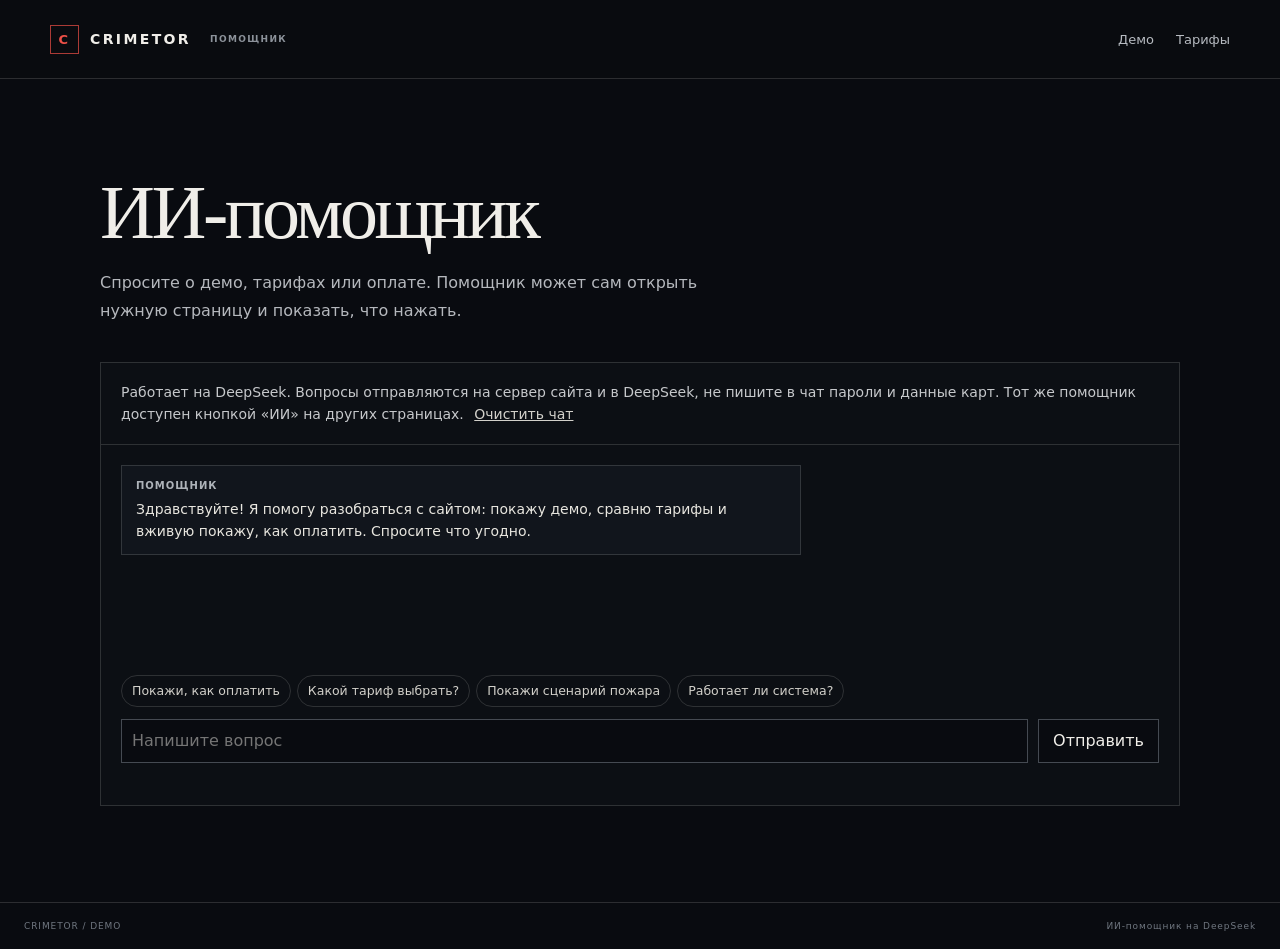
<file: landing/assistant.html>
<!doctype html>
<html lang="ru">
<head>
  <meta charset="utf-8">
  <meta name="viewport" content="width=device-width, initial-scale=1">
  <meta name="theme-color" content="#090b10">
  <meta name="description" content="ИИ-помощник Crimetor: навигация по сайту, тарифы и пошаговый показ оплаты.">
  <title>ИИ-помощник Crimetor</title>
  <link rel="stylesheet" href="./site.css">
  <link rel="stylesheet" href="./transitions.css">
  <link rel="stylesheet" href="./assistant-widget.css">
</head>
<body>
  <header class="site-header">
    <div class="site-header-inner">
      <a class="brand" href="./index.html" aria-label="Crimetor, к демонстрации">
        <span class="brand-mark" aria-hidden="true">C</span>
        <span>CRIMETOR</span>
        <span class="brand-note">ПОМОЩНИК</span>
      </a>
      <nav class="site-nav" aria-label="Главная навигация">
        <a href="./index.html">Демо</a>
        <a href="./pricing.html">Тарифы</a>
      </nav>
    </div>
  </header>

  <main class="page-shell assistant-page">
    <section class="page-hero" aria-labelledby="page-title">
      <h1 class="page-title" id="page-title">ИИ-помощник</h1>
      <p class="page-lede">Спросите о демо, тарифах или оплате. Помощник может сам открыть нужную страницу и показать, что нажать.</p>
    </section>

    <section class="chat-card" aria-label="Чат с ИИ-помощником">
      <p class="chat-intro">Работает на DeepSeek. Вопросы отправляются на сервер сайта и в DeepSeek, не пишите в чат пароли и данные карт. Тот же помощник доступен кнопкой «ИИ» на других страницах. <button class="chat-clear" id="chat-clear" type="button">Очистить чат</button></p>
      <div class="chat-log" id="chat-log" role="log" aria-live="polite" aria-relevant="additions text"></div>
      <div class="chat-chips" id="chat-chips"></div>
      <form class="chat-form" id="chat-form">
        <label class="visually-hidden" for="chat-question">Ваш вопрос</label>
        <input id="chat-question" type="text" maxlength="1000" autocomplete="off" placeholder="Напишите вопрос" required>
        <button type="submit">Отправить</button>
      </form>
      <p class="chat-status" id="chat-status" role="status" aria-live="polite"></p>
    </section>
  </main>

  <footer class="footer-line"><span>CRIMETOR / DEMO</span><span>ИИ-помощник на DeepSeek</span></footer>

  <script defer src="./assistant-widget.js"></script>
</body>
</html>
</file>
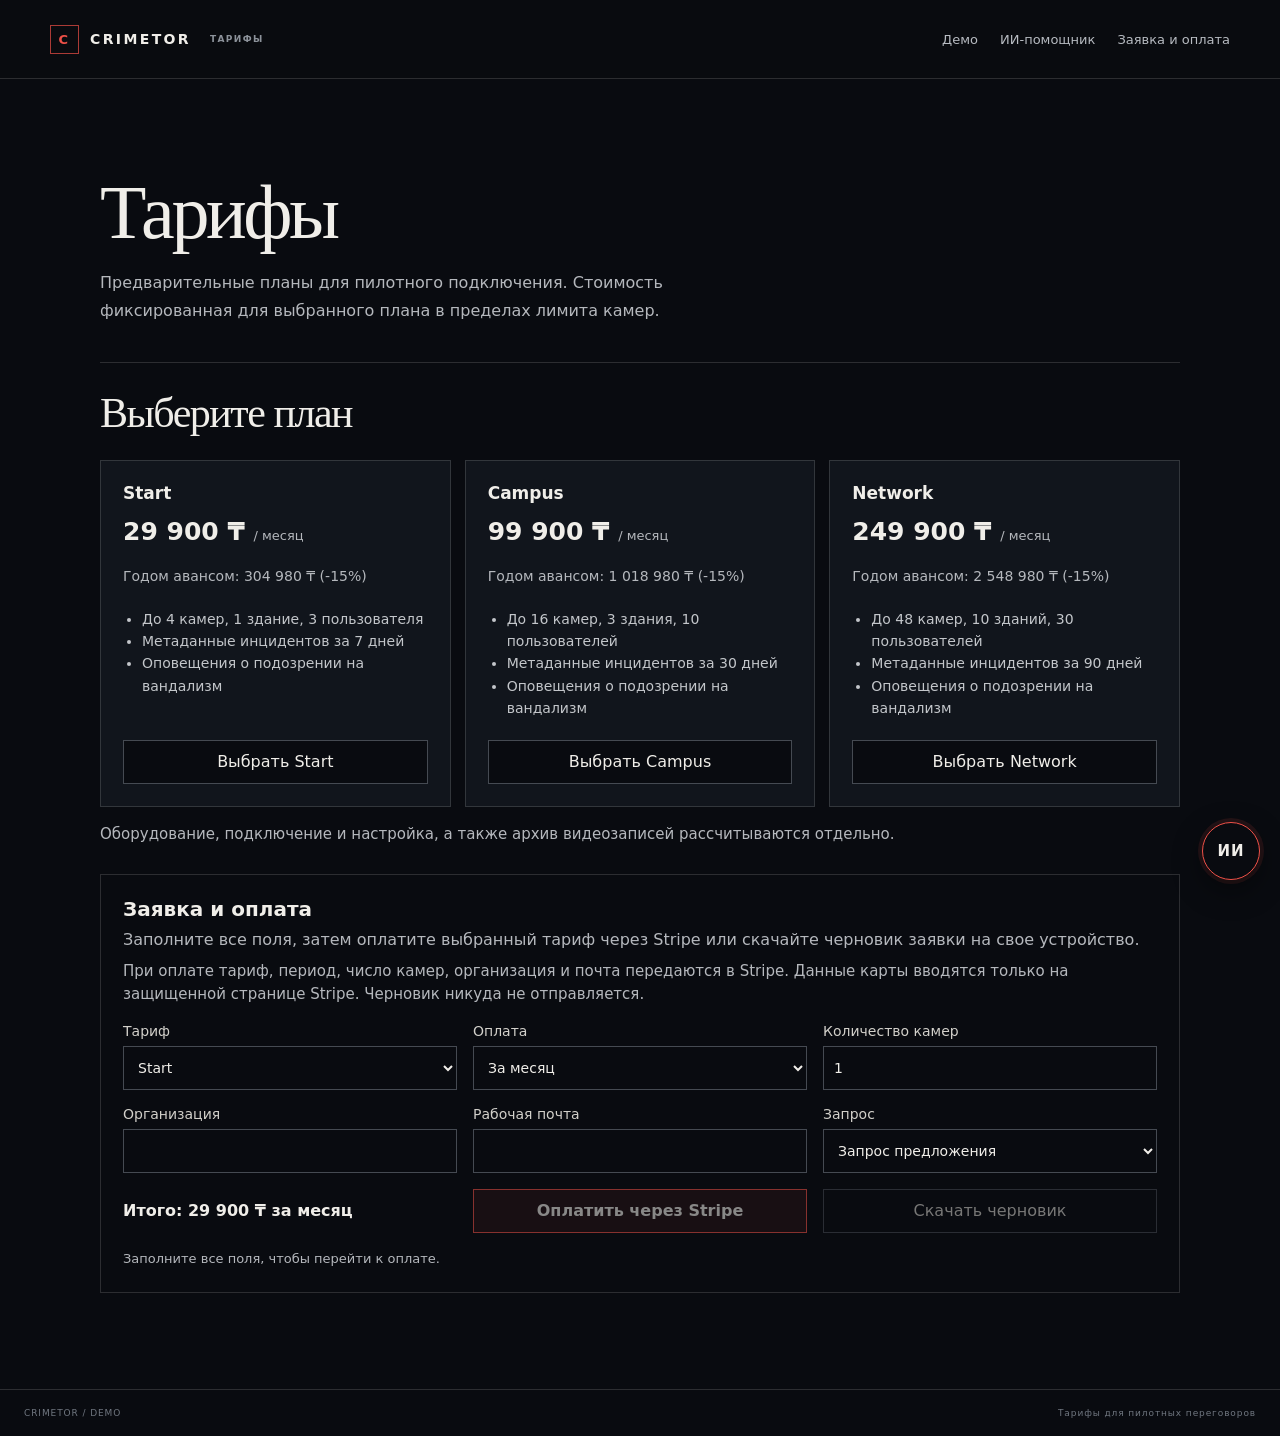
<file: landing/pricing.html>
<!doctype html>
<html lang="ru">
<head>
  <meta charset="utf-8">
  <meta name="viewport" content="width=device-width, initial-scale=1">
  <meta name="theme-color" content="#090b10">
  <meta name="description" content="Предварительные тарифы Crimetor для пилотного подключения видеонаблюдения.">
  <title>Тарифы Crimetor</title>
  <link rel="stylesheet" href="./site.css">
  <link rel="stylesheet" href="./transitions.css">
  <link rel="stylesheet" href="./assistant-widget.css">
</head>
<body>
  <header class="site-header">
    <div class="site-header-inner">
      <a class="brand" href="./index.html" aria-label="Crimetor, к демонстрации">
        <span class="brand-mark" aria-hidden="true">C</span>
        <span>CRIMETOR</span>
        <span class="brand-note">ТАРИФЫ</span>
      </a>
      <nav class="site-nav" aria-label="Главная навигация">
        <a href="./index.html">Демо</a>
        <a href="./assistant.html">ИИ-помощник</a>
        <a href="#quote-form">Заявка и оплата</a>
      </nav>
    </div>
  </header>

  <main class="page-shell">
    <section class="page-hero" aria-labelledby="page-title">
      <h1 class="page-title" id="page-title">Тарифы</h1>
      <p class="page-lede">Предварительные планы для пилотного подключения. Стоимость фиксированная для выбранного плана в пределах лимита камер.</p>
    </section>

    <section class="pricing-section" aria-labelledby="plans-title">
      <h2 class="section-heading" id="plans-title">Выберите план</h2>
      <div class="plan-grid">
        <article class="plan-card">
          <h3>Start</h3>
          <p class="price">29 900 ₸ <small>/ месяц</small></p>
          <p>Годом авансом: 304 980 ₸ (-15%)</p>
          <ul>
            <li>До 4 камер, 1 здание, 3 пользователя</li>
            <li>Метаданные инцидентов за 7 дней</li>
            <li>Оповещения о подозрении на вандализм</li>
          </ul>
          <button type="button" data-select-plan="start">Выбрать Start</button>
        </article>
        <article class="plan-card">
          <h3>Campus</h3>
          <p class="price">99 900 ₸ <small>/ месяц</small></p>
          <p>Годом авансом: 1 018 980 ₸ (-15%)</p>
          <ul>
            <li>До 16 камер, 3 здания, 10 пользователей</li>
            <li>Метаданные инцидентов за 30 дней</li>
            <li>Оповещения о подозрении на вандализм</li>
          </ul>
          <button type="button" data-select-plan="campus">Выбрать Campus</button>
        </article>
        <article class="plan-card">
          <h3>Network</h3>
          <p class="price">249 900 ₸ <small>/ месяц</small></p>
          <p>Годом авансом: 2 548 980 ₸ (-15%)</p>
          <ul>
            <li>До 48 камер, 10 зданий, 30 пользователей</li>
            <li>Метаданные инцидентов за 90 дней</li>
            <li>Оповещения о подозрении на вандализм</li>
          </ul>
          <button type="button" data-select-plan="network">Выбрать Network</button>
        </article>
      </div>
      <p class="pricing-footnote">Оборудование, подключение и настройка, а также архив видеозаписей рассчитываются отдельно.</p>

      <form class="quote-form" id="quote-form" aria-labelledby="quote-title">
        <div class="quote-heading">
          <h3 id="quote-title">Заявка и оплата</h3>
          <p>Заполните все поля, затем оплатите выбранный тариф через Stripe или скачайте черновик заявки на свое устройство.</p>
          <p class="pricing-footnote">При оплате тариф, период, число камер, организация и почта передаются в Stripe. Данные карты вводятся только на защищенной странице Stripe. Черновик никуда не отправляется.</p>
        </div>
        <label>Тариф
          <select name="plan" id="quote-plan">
            <option value="start">Start</option>
            <option value="campus">Campus</option>
            <option value="network">Network</option>
          </select>
        </label>
        <label>Оплата
          <select name="period" id="quote-period">
            <option value="month">За месяц</option>
            <option value="year">Годовая предоплата (-15%)</option>
          </select>
        </label>
        <label>Количество камер
          <input name="cameras" id="quote-cameras" type="number" min="1" max="4" step="1" value="1" required>
        </label>
        <label>Организация
          <input name="organization" type="text" maxlength="120" autocomplete="organization" pattern=".*\S.*" title="Введите название организации" required>
        </label>
        <label>Рабочая почта
          <input name="email" type="email" maxlength="254" autocomplete="email" pattern="[^@\s]+@[^@\s]+\.[^@\s]+" title="Введите почту вида name@company.kz" required>
        </label>
        <label>Запрос
          <select name="intent">
            <option>Запрос предложения</option>
            <option>Запрос счета на оплату</option>
          </select>
        </label>
        <output class="quote-total" id="quote-total" aria-live="polite">Итого: -</output>
        <button class="button-primary" id="quote-pay" type="submit" disabled>Оплатить через Stripe</button>
        <button class="button-secondary" id="quote-download" type="button" disabled>Скачать черновик</button>
        <p class="quote-status" id="quote-status" role="status" aria-live="polite"></p>
      </form>
    </section>
  </main>

  <footer class="footer-line"><span>CRIMETOR / DEMO</span><span>Тарифы для пилотных переговоров</span></footer>

  <script>
    (() => {
      const plans = { start: { monthly: 29900, cameras: 4 }, campus: { monthly: 99900, cameras: 16 }, network: { monthly: 249900, cameras: 48 } };
      const form = document.getElementById("quote-form");
      const plan = document.getElementById("quote-plan");
      const period = document.getElementById("quote-period");
      const cameras = document.getElementById("quote-cameras");
      const total = document.getElementById("quote-total");
      const pay = document.getElementById("quote-pay");
      const download = document.getElementById("quote-download");
      const status = document.getElementById("quote-status");
      const money = new Intl.NumberFormat("ru-KZ");
      let paying = false;
      const annualDiscount = 0.15;
      const quoteAmount = () => {
        const monthly = plans[plan.value].monthly;
        return period.value === "year" ? Math.round(monthly * 12 * (1 - annualDiscount)) : monthly;
      };

      function updateTotal() {
        total.textContent = `Итого: ${money.format(quoteAmount())} ₸ ${period.value === "year" ? "за год" : "за месяц"}`;
      }

      function setStatus(text, tone = "") {
        status.textContent = text;
        status.dataset.tone = tone;
      }

      // Pay and download unlock only when every field is filled in correctly.
      function syncButtons() {
        const ready = form.checkValidity();
        pay.disabled = !ready || paying;
        download.disabled = !ready;
        // A hint never replaces a payment result or an error message.
        if (paying || status.dataset.tone) return;
        setStatus(ready ? "" : "Заполните все поля, чтобы перейти к оплате.");
      }

      function updatePlan() {
        const selected = plans[plan.value];
        cameras.max = String(selected.cameras);
        if (Number(cameras.value) > selected.cameras) cameras.value = String(selected.cameras);
        updateTotal();
        syncButtons();
      }
      plan.addEventListener("change", updatePlan);
      period.addEventListener("change", updateTotal);
      form.addEventListener("input", syncButtons);
      form.addEventListener("change", syncButtons);
      document.querySelectorAll("[data-select-plan]").forEach((button) => button.addEventListener("click", () => {
        plan.value = button.dataset.selectPlan;
        updatePlan();
        form.scrollIntoView({ block: "start" });
        plan.focus({ preventScroll: true });
      }));
      form.addEventListener("submit", async (event) => {
        event.preventDefault();
        if (paying || !form.reportValidity()) return;
        if (location.protocol === "file:") {
          setStatus("Оплата работает только через сервер: запустите server.py в папке landing и откройте http://localhost:8000/pricing.html", "error");
          return;
        }
        const data = new FormData(form);
        paying = true;
        syncButtons();
        pay.textContent = "Переходим к оплате...";
        setStatus("Создаем страницу оплаты Stripe...", "info");
        try {
          const response = await fetch("/api/checkout", {
            method: "POST",
            headers: { "Content-Type": "application/json" },
            body: JSON.stringify({
              plan: plan.value,
              period: period.value,
              cameras: Number(cameras.value),
              organization: data.get("organization").trim(),
              email: data.get("email").trim()
            })
          });
          const result = await response.json().catch(() => ({}));
          if (!response.ok || !result.url) {
            throw new Error(typeof result.detail === "string" ? result.detail : "Не удалось создать оплату. Проверьте данные и попробуйте снова.");
          }
          window.location.assign(result.url);
        } catch (error) {
          paying = false;
          pay.textContent = "Оплатить через Stripe";
          setStatus(error instanceof TypeError ? "Сервер оплаты недоступен. Проверьте, что server.py запущен." : error.message, "error");
          syncButtons();
        }
      });

      download.addEventListener("click", () => {
        if (!form.reportValidity()) return;
        const data = new FormData(form);
        const lines = [
          "Черновик запроса Crimetor (не является счетом к оплате)",
          `Организация: ${data.get("organization").trim()}`,
          `Рабочая почта: ${data.get("email")}`,
          `Запрос: ${data.get("intent")}`,
          `Тариф: ${plan.options[plan.selectedIndex].text}`,
          `Период: ${period.value === "year" ? "год" : "месяц"}`,
          `Камер: ${cameras.value} из ${plans[plan.value].cameras}`,
          `Итого: ${money.format(quoteAmount())} ₸`,
          `Дата: ${new Date().toLocaleDateString("ru-KZ")}`
        ];
        const url = URL.createObjectURL(new Blob(["\uFEFF", lines.join("\r\n")], { type: "text/plain;charset=utf-8" }));
        const link = document.createElement("a");
        link.href = url;
        link.download = `crimetor-${plan.value}-request.txt`;
        link.click();
        setTimeout(() => URL.revokeObjectURL(url), 1000);
      });

      // Buyer returned from Stripe. The status is informational; access is granted by the server webhook.
      async function showCheckoutResult() {
        const params = new URLSearchParams(location.search);
        const result = params.get("checkout");
        if (!result) return;
        const sessionId = params.get("session_id");
        history.replaceState(null, "", location.pathname + location.hash);
        form.scrollIntoView({ block: "start" });
        if (result === "cancel") {
          setStatus("Оплата отменена. Можно изменить данные и попробовать снова.", "info");
          return;
        }
        if (result !== "success" || !sessionId) return;
        setStatus("Проверяем статус оплаты...", "info");
        try {
          const response = await fetch(`/api/checkout/${encodeURIComponent(sessionId)}`);
          const info = await response.json().catch(() => ({}));
          if (!response.ok) throw new Error(typeof info.detail === "string" ? info.detail : "Не удалось получить статус оплаты.");
          const periodText = info.period === "year" ? "за год" : "за месяц";
          if (info.payment_status === "paid") {
            setStatus(`Оплата прошла: ${info.plan}, ${periodText}, ${money.format(info.amount)} ₸. Мы свяжемся с вами для подключения.`, "ok");
          } else {
            setStatus("Платеж еще обрабатывается. Статус придет на почту, указанную при оплате.", "info");
          }
        } catch (error) {
          setStatus(error.message, "error");
        }
      }

      updatePlan();
      showCheckoutResult();
    })();
  </script>
  <script defer src="./assistant-widget.js"></script>
</body>
</html>
</file>
<file: landing/site.css>
:root {
  color-scheme: dark;
  --bg: #090b10;
  --panel: #11151c;
  --paper: #f0eee9;
  --line: rgba(239, 238, 232, .15);
  --red: #ef5148;
  --serif: Georgia, "Times New Roman", serif;
  --sans: Inter, ui-sans-serif, system-ui, -apple-system, BlinkMacSystemFont, "Segoe UI", sans-serif;
}

* { box-sizing: border-box; }
html { min-width: 320px; scroll-behavior: smooth; background: var(--bg); }
body {
  min-width: 320px;
  margin: 0;
  background: var(--bg);
  color: var(--paper);
  font-family: var(--sans);
  -webkit-font-smoothing: antialiased;
}
a { color: inherit; }
button, input, select { font: inherit; }
a:focus-visible, button:focus-visible, input:focus-visible, select:focus-visible { outline: 2px solid var(--red); outline-offset: 4px; }
.visually-hidden {
  position: absolute;
  width: 1px;
  height: 1px;
  overflow: hidden;
  clip: rect(0, 0, 0, 0);
  white-space: nowrap;
  clip-path: inset(50%);
}

.site-header {
  border-bottom: 1px solid var(--line);
  background: rgba(9, 11, 16, .92);
}
.site-header-inner {
  display: flex;
  width: min(1180px, calc(100% - 48px));
  min-height: 78px;
  align-items: center;
  justify-content: space-between;
  gap: 24px;
  margin: 0 auto;
}
.brand {
  display: inline-flex;
  flex: 0 0 auto;
  align-items: center;
  gap: 11px;
  text-decoration: none;
  font-size: 14px;
  font-weight: 750;
  letter-spacing: .17em;
}
.brand-mark {
  display: grid;
  width: 29px;
  height: 29px;
  place-items: center;
  border: 1px solid rgba(239, 81, 72, .7);
  color: var(--red);
  font-size: 13px;
  line-height: 1;
}
.brand-note {
  margin-left: 8px;
  color: #8c929a;
  font-size: 9px;
  font-weight: 550;
  letter-spacing: .15em;
}
.site-nav { display: flex; flex-wrap: wrap; align-items: center; gap: 22px; }
.site-nav a { color: #b7bbc1; font-size: 13px; text-decoration: none; }
.site-nav a:hover { color: var(--paper); }

.page-shell { width: min(1080px, calc(100% - 48px)); margin: 0 auto; padding: clamp(50px, 8vw, 96px) 0; }
.page-hero { max-width: 760px; margin-bottom: 38px; }
.page-title { margin: 0; font: 400 clamp(40px, 7vw, 76px)/.98 var(--serif); letter-spacing: -.045em; text-wrap: balance; }
.page-lede { max-width: 640px; margin: 20px 0 0; color: #b5b8bd; font-size: 16px; line-height: 1.7; }
.pricing-section { border-top: 1px solid var(--line); padding-top: 28px; }
.section-heading { margin: 0 0 18px; font: 400 clamp(28px, 4vw, 42px)/1.08 var(--serif); letter-spacing: -.035em; }
.pricing-footnote { color: #b5b8bd; font-size: 15px; line-height: 1.65; }
.plan-grid { display: grid; grid-template-columns: repeat(3, minmax(0, 1fr)); gap: 14px; margin-top: 24px; }
.plan-card { display: flex; min-width: 0; flex-direction: column; padding: 22px; border: 1px solid var(--line); background: var(--panel); }
.plan-card h3 { margin: 0 0 10px; font-size: 17px; }
.plan-card .price { margin: 0; color: var(--paper); font-size: 25px; font-weight: 650; }
.plan-card .price small { color: #b5b8bd; font-size: 13px; font-weight: 400; }
.plan-card p { color: #b5b8bd; font-size: 14px; line-height: 1.55; }
.plan-card ul { flex: 1; margin: 6px 0 20px; padding-left: 19px; color: #c3c6ca; font-size: 14px; line-height: 1.6; }
.plan-card button, .quote-form button, .chat-form button {
  min-height: 44px;
  border: 1px solid #454a52;
  border-radius: 0;
  background: #090b10;
  color: var(--paper);
  cursor: pointer;
}
.plan-card button, .quote-form button, .chat-form button { padding: 9px 14px; }
.plan-card button:hover, .quote-form button:hover:not(:disabled), .chat-form button:hover { border-color: var(--red); }
.quote-form { display: grid; grid-template-columns: repeat(3, minmax(0, 1fr)); gap: 16px; margin-top: 28px; padding: 22px; border: 1px solid var(--line); scroll-margin-top: 24px; }
.quote-heading { grid-column: 1 / -1; }
.quote-heading h3 { margin: 0; font-size: 20px; }
.quote-heading p { margin: 7px 0 0; color: #b5b8bd; line-height: 1.55; }
.quote-form label { display: grid; align-content: start; gap: 7px; color: #d2d0ca; font-size: 14px; }
.quote-form input, .quote-form select, .chat-form input {
  width: 100%;
  min-height: 44px;
  padding: 8px 10px;
  border: 1px solid #454a52;
  border-radius: 0;
  background: #090b10;
  color: var(--paper);
}
.quote-total { align-self: end; color: var(--paper); font-weight: 650; line-height: 44px; }
.quote-form button { align-self: end; }
.quote-form button:disabled { cursor: not-allowed; opacity: .55; }
.quote-form .button-primary { border-color: var(--red); background: rgba(239, 81, 72, .12); font-weight: 650; }
.quote-form .button-primary:hover:not(:disabled) { background: rgba(239, 81, 72, .22); }
.quote-form .button-secondary { background: transparent; color: #d2d0ca; }
.quote-status { grid-column: 1 / -1; min-height: 21px; margin: 0; color: #b5b8bd; font-size: 13px; line-height: 1.6; }
.quote-status[data-tone="ok"] { color: #8fd6a6; }
.quote-status[data-tone="error"] { color: var(--red); }
.footer-line { display: flex; justify-content: space-between; gap: 16px; padding: 18px 24px; border-top: 1px solid var(--line); color: #707780; font-size: 9px; letter-spacing: .1em; }

.chat-card { border: 1px solid var(--line); background: #0c0f14; }
.chat-intro { margin: 0; padding: 18px 20px; border-bottom: 1px solid var(--line); color: #c6c8cb; font-size: 14px; line-height: 1.6; }
.chat-log { display: grid; align-content: start; gap: 14px; min-height: 230px; max-height: 440px; overflow-y: auto; padding: 20px; }
.chat-message { max-width: min(680px, 90%); padding: 12px 14px; border: 1px solid var(--line); background: #11151c; color: #e8e6df; font-size: 14px; line-height: 1.6; overflow-wrap: anywhere; }
.chat-message strong { display: block; margin-bottom: 4px; color: #aeb3b9; font-size: 10px; font-weight: 600; letter-spacing: .1em; text-transform: uppercase; }
.chat-message > span { display: block; white-space: pre-wrap; }
.chat-message--user { justify-self: end; border-color: rgba(239, 81, 72, .42); background: rgba(239, 81, 72, .08); }
.chat-form { display: grid; grid-template-columns: minmax(0, 1fr) auto; gap: 10px; padding: 0 20px 18px; }
.chat-status { min-height: 24px; margin: 0; padding: 0 20px 14px; color: #a3a8af; font-size: 12px; line-height: 1.5; }

@media (max-width: 760px) {
  .site-header-inner { width: calc(100% - 36px); min-height: 90px; align-items: flex-start; flex-direction: column; justify-content: center; gap: 12px; padding: 12px 0; }
  .brand { font-size: 12px; }
  .brand-mark { width: 25px; height: 25px; }
  .brand-note { display: none; }
  .site-nav { width: 100%; justify-content: space-between; gap: 12px; }
  .site-nav a { font-size: 12px; }
  .page-shell { width: calc(100% - 36px); padding: 48px 0; }
  .plan-grid, .quote-form { grid-template-columns: 1fr; }
  .quote-form { padding: 17px; }
  .quote-total { line-height: 1.5; }
  .footer-line { flex-direction: column; font-size: 8px; }
  .assistant-page { padding-top: 26px; padding-bottom: 30px; }
  .assistant-page .page-hero { margin-bottom: 18px; }
  .assistant-page .page-lede { margin-top: 10px; font-size: 14px; line-height: 1.5; }
  .chat-intro { padding: 10px 12px; font-size: 12px; line-height: 1.4; }
  .chat-log { min-height: 100px; max-height: 180px; gap: 8px; padding: 10px; }
  .chat-message { max-width: 100%; padding: 9px 10px; font-size: 13px; line-height: 1.45; }
  .chat-message strong { margin-bottom: 2px; }
  .chat-form { grid-template-columns: minmax(0, 1fr) auto; gap: 8px; padding: 0 12px 10px; }
  .chat-form input { min-width: 0; }
  .chat-form button { white-space: nowrap; }
  .chat-status { min-height: 18px; padding: 0 12px 6px; font-size: 11px; }
}

@media (prefers-reduced-motion: reduce) {
  *, *::before, *::after { scroll-behavior: auto !important; }
}

.chat-clear { margin-left: 6px; padding: 0; border: 0; background: none; color: #d2d0ca; font-size: inherit; text-decoration: underline; cursor: pointer; }
.chat-clear:hover { color: var(--paper); }
.chat-chips { padding: 0 20px 12px; }
</file>
<file: landing/transitions.css>
@media (prefers-reduced-motion: no-preference) {
  @view-transition {
    navigation: auto;
  }

  ::view-transition-group(root) {
    animation-duration: 240ms;
  }
}
</file>
<file: landing/assistant-widget.css>
/* Crimetor AI assistant widget. Self-contained: index.html does not load site.css. */
.aiw-root, .aiw-hint, .aiw-chip {
  --aiw-bg: #090b10;
  --aiw-panel: #0c0f14;
  --aiw-msg: #11151c;
  --aiw-paper: #f0eee9;
  --aiw-muted: #a3a8af;
  --aiw-line: rgba(239, 238, 232, .15);
  --aiw-red: #ef5148;
  font-family: Inter, ui-sans-serif, system-ui, -apple-system, BlinkMacSystemFont, "Segoe UI", sans-serif;
}
.aiw-sr { position: absolute; width: 1px; height: 1px; overflow: hidden; clip: rect(0 0 0 0); white-space: nowrap; }

.aiw-root { position: fixed; right: 20px; bottom: 20px; z-index: 2147483000; display: grid; justify-items: end; gap: 12px; }
.aiw-launcher {
  order: 2;
  width: 58px;
  height: 58px;
  border: 1px solid var(--aiw-red);
  border-radius: 50%;
  background: var(--aiw-bg);
  color: var(--aiw-paper);
  font-family: inherit; font-size: 15px; font-weight: 700; line-height: 1;
  letter-spacing: .06em;
  cursor: pointer;
  box-shadow: 0 10px 30px rgba(0, 0, 0, .45), 0 0 0 4px rgba(239, 81, 72, .12);
}
.aiw-launcher:hover { background: #1a0f10; }
.aiw-root.is-open .aiw-launcher { box-shadow: 0 10px 30px rgba(0, 0, 0, .45); }
.aiw-launcher:focus-visible, .aiw-root button:focus-visible, .aiw-root input:focus-visible, .aiw-chip:focus-visible { outline: 2px solid var(--aiw-red); outline-offset: 3px; }

.aiw-panel {
  order: 1;
  display: grid;
  grid-template-rows: auto minmax(0, 1fr) auto auto auto;
  width: min(380px, calc(100vw - 32px));
  height: min(560px, calc(100vh - 120px));
  border: 1px solid var(--aiw-line);
  background: var(--aiw-panel);
  color: var(--aiw-paper);
  box-shadow: 0 24px 60px rgba(0, 0, 0, .55);
}
.aiw-panel[hidden] { display: none; }
.aiw-head { display: flex; align-items: center; gap: 8px; padding: 12px 14px; border-bottom: 1px solid var(--aiw-line); }
.aiw-head div { display: grid; gap: 2px; margin-right: auto; }
.aiw-head strong { font-size: 14px; }
.aiw-head small { color: var(--aiw-muted); font-size: 11px; letter-spacing: .04em; }
.aiw-icon { min-height: 32px; padding: 4px 8px; border: 1px solid transparent; background: transparent; color: var(--aiw-muted); font-family: inherit; font-size: 13px; line-height: 1; cursor: pointer; }
.aiw-icon:hover { border-color: var(--aiw-line); color: var(--aiw-paper); }
.aiw-icon[data-aiw-close] { font-size: 22px; }

.aiw-log { display: grid; align-content: start; gap: 10px; overflow-y: auto; padding: 14px; }
.aiw-msg { max-width: 92%; padding: 10px 12px; border: 1px solid var(--aiw-line); background: var(--aiw-msg); font-size: 13.5px; line-height: 1.55; overflow-wrap: anywhere; }
.aiw-msg strong { display: block; margin-bottom: 3px; color: #aeb3b9; font-size: 10px; font-weight: 600; letter-spacing: .1em; text-transform: uppercase; }
.aiw-msg span { display: block; white-space: pre-wrap; }
.aiw-msg--user { justify-self: end; border-color: rgba(239, 81, 72, .42); background: rgba(239, 81, 72, .08); }

.aiw-chips, .chat-chips { display: flex; flex-wrap: wrap; gap: 6px; }
.aiw-chips { padding: 0 14px 10px; }
.aiw-chips[hidden], .chat-chips[hidden] { display: none; }
.aiw-chip {
  min-height: 32px;
  padding: 5px 10px;
  border: 1px solid var(--aiw-line);
  border-radius: 16px;
  background: transparent;
  color: #d2d0ca;
  font-size: 12.5px;
  cursor: pointer;
}
.aiw-chip:hover { border-color: var(--aiw-red); color: var(--aiw-paper); }

.aiw-form { display: grid; grid-template-columns: minmax(0, 1fr) auto; gap: 8px; padding: 0 14px 8px; }
.aiw-form input { min-width: 0; min-height: 42px; padding: 8px 10px; border: 1px solid #454a52; border-radius: 0; background: var(--aiw-bg); color: var(--aiw-paper); font-family: inherit; font-size: 14px; }
.aiw-form button { min-height: 42px; padding: 8px 12px; border: 1px solid #454a52; border-radius: 0; background: var(--aiw-bg); color: var(--aiw-paper); font-family: inherit; font-size: 14px; cursor: pointer; }
.aiw-form button:hover { border-color: var(--aiw-red); }
.aiw-status { min-height: 18px; margin: 0; padding: 0 14px 10px; color: var(--aiw-muted); font-size: 12px; line-height: 1.45; }
.aiw-status[data-tone="error"], .chat-status[data-tone="error"] { color: var(--aiw-red, #ef5148); }

/* Highlight of the place the assistant shows. */
.aiw-spotlight {
  outline: 2px solid #ef5148 !important;
  outline-offset: 6px !important;
  animation: aiw-pulse 1.2s ease-in-out infinite;
  scroll-margin: 120px;
}
@keyframes aiw-pulse {
  0%, 100% { box-shadow: 0 0 0 0 rgba(239, 81, 72, .45); }
  50% { box-shadow: 0 0 0 10px rgba(239, 81, 72, 0); }
}
.aiw-hint {
  position: absolute;
  z-index: 2147482999;
  max-width: min(300px, calc(100vw - 32px));
  padding: 8px 12px;
  background: #ef5148;
  color: #fff;
  font-size: 13px;
  font-weight: 600;
  line-height: 1.4;
  box-shadow: 0 10px 28px rgba(0, 0, 0, .45);
  pointer-events: none;
}

@media (max-width: 760px) {
  .aiw-root { right: 16px; bottom: 16px; }
  .aiw-panel { height: min(520px, calc(100vh - 100px)); }
}
@media (prefers-reduced-motion: reduce) {
  .aiw-spotlight { animation: none; }
}
</file>
